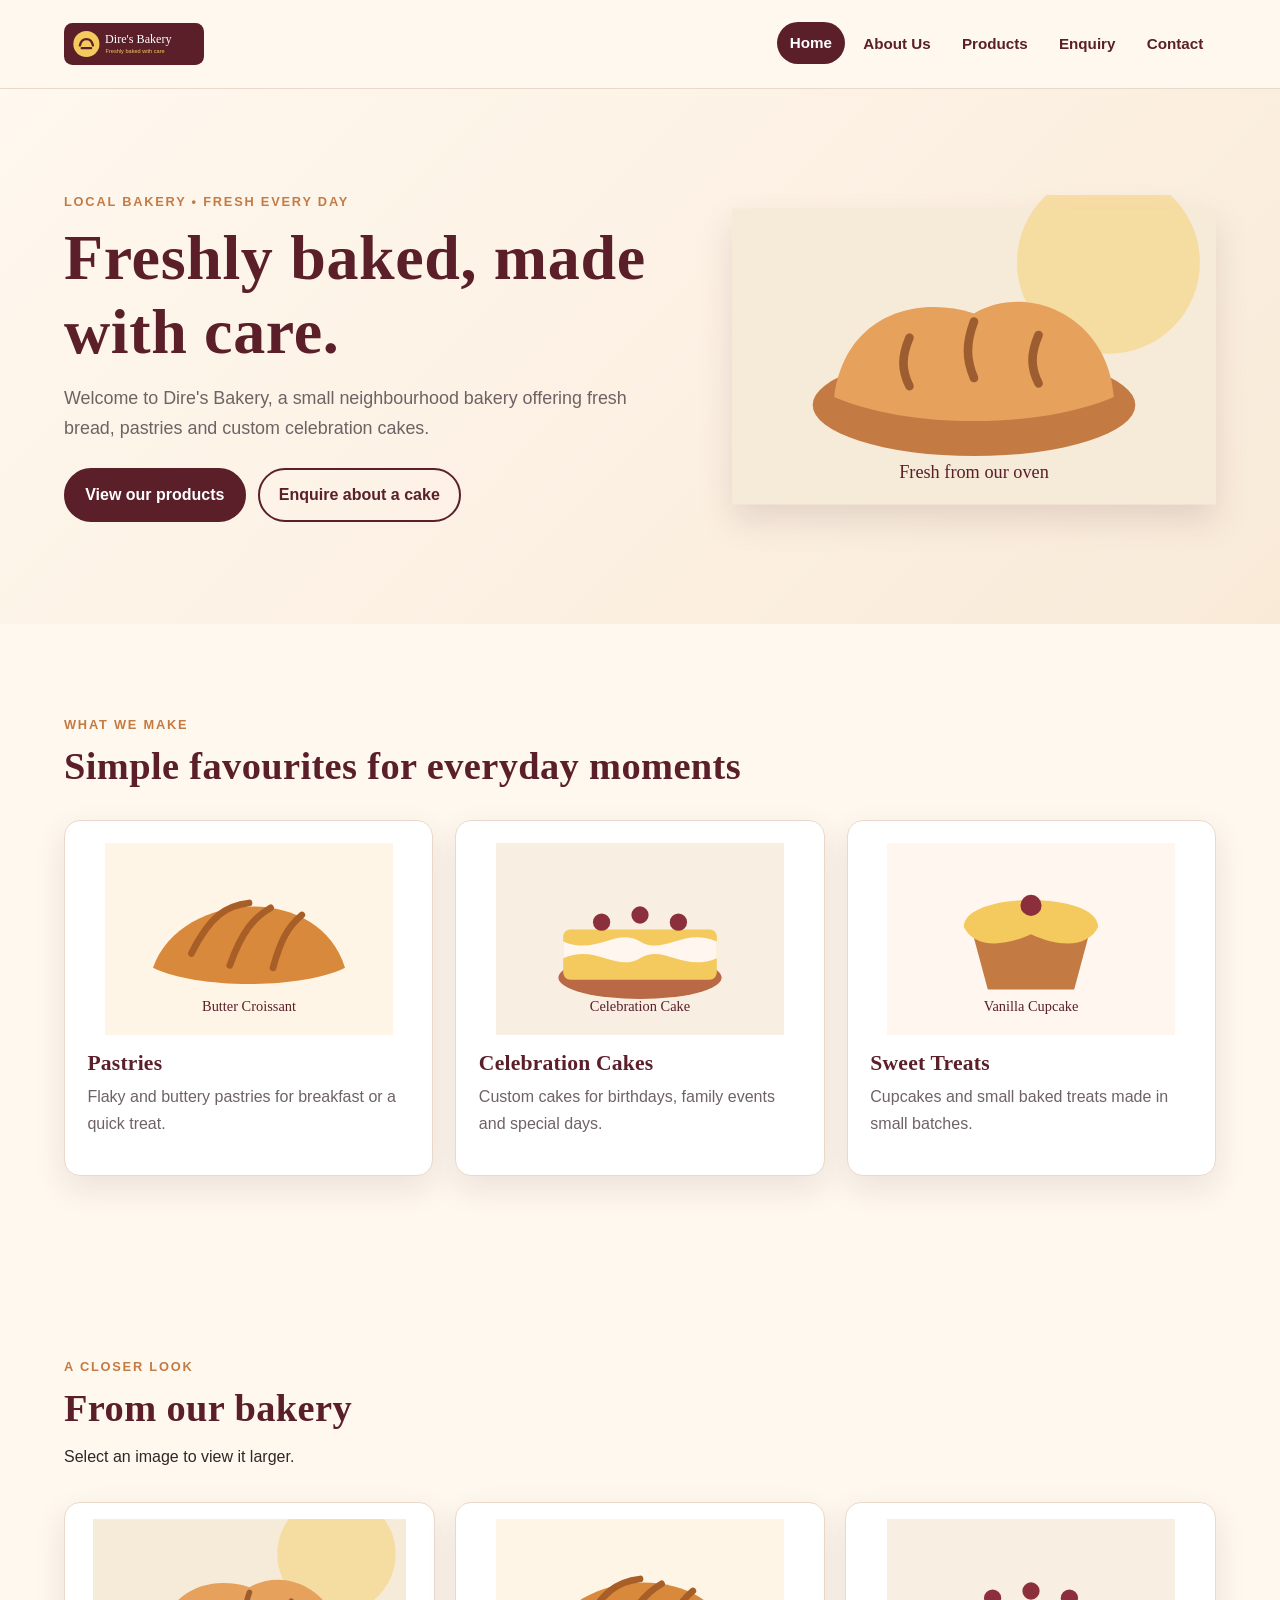
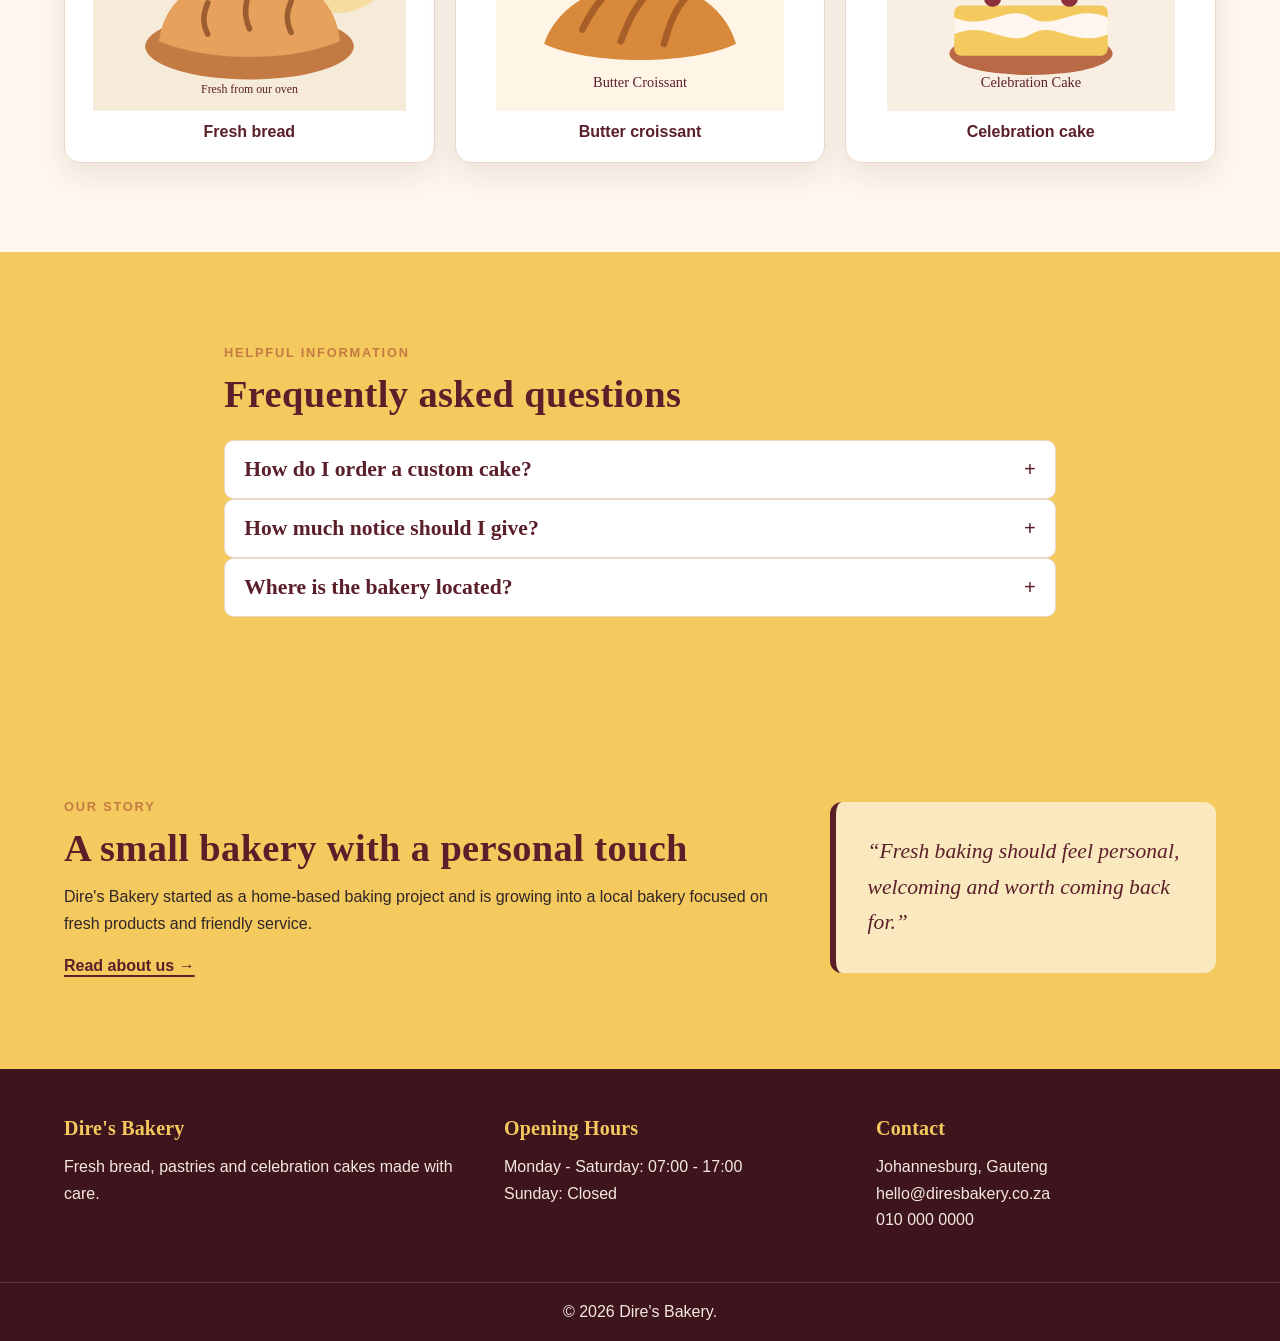
<file: Dires_Bakery_Part3/index.html>
<!DOCTYPE html>
<html lang="en">
<head>
  <meta charset="UTF-8">
  <meta name="viewport" content="width=device-width, initial-scale=1.0">
  <link rel="stylesheet" href="css/style.css">
  <meta name="description" content="Dire’s Bakery in Amandasig, Akasia offers fresh bread, pastries, cupcakes and custom celebration cakes. View products and make an enquiry.">
  <meta name="keywords" content="bakery Amandasig, bakery Akasia, fresh bread, custom cakes, cupcakes, pastries">
  <meta name="robots" content="index, follow">
  <meta property="og:title" content="Dire’s Bakery | Fresh Bread, Pastries and Custom Cakes in Amandasig">
  <meta property="og:description" content="Dire’s Bakery in Amandasig, Akasia offers fresh bread, pastries, cupcakes and custom celebration cakes. View products and make an enquiry.">
  <meta property="og:type" content="website">
  <title>Dire’s Bakery | Fresh Bread, Pastries and Custom Cakes in Amandasig</title>
  <script src="js/app.js" defer></script>
</head>
<body>
<header class="site-header">
  <div class="container header-inner">
    <a class="brand" href="index.html">
      <img src="images/logo.svg" alt="Dire's Bakery logo">
    </a>
    <nav aria-label="Main navigation">
      <ul class="nav-list">
        <li><a href="index.html" aria-current="page">Home</a></li>
        <li><a href="about.html">About Us</a></li>
        <li><a href="products.html">Products</a></li>
        <li><a href="enquiry.html">Enquiry</a></li>
        <li><a href="contact.html">Contact</a></li>
      </ul>
    </nav>
  </div>
</header>
<main>
  <section class="hero">
    <div class="container hero-grid">
      <div>
        <p class="eyebrow">Local bakery • Fresh every day</p>
        <h1>Freshly baked, made with care.</h1>
        <p>Welcome to Dire's Bakery, a small neighbourhood bakery offering fresh bread, pastries and custom celebration cakes.</p>
        <div class="button-row">
          <a class="button" href="products.html">View our products</a>
          <a class="button button-outline" href="enquiry.html">Enquire about a cake</a>
        </div>
      </div>
      <picture>
        <source media="(max-width: 42rem)" srcset="images/hero-bread-small.svg">
        <source media="(min-width: 42.01rem)" srcset="images/hero-bread-large.svg">
        <img class="hero-image" src="images/hero-bread-large.svg" srcset="images/hero-bread-small.svg 600w, images/hero-bread-large.svg 1200w" sizes="(max-width: 42rem) 92vw, 45vw" alt="Illustration of a freshly baked loaf of bread">
      </picture>
    </div>
  </section>
  <section class="section">
    <div class="container">
      <div class="section-heading">
        <p class="eyebrow">What we make</p>
        <h2>Simple favourites for everyday moments</h2>
      </div>
      <div class="cards">
        <article class="card"><img src="images/croissant.svg" alt="Illustration of a butter croissant"><h3>Pastries</h3><p>Flaky and buttery pastries for breakfast or a quick treat.</p></article>
        <article class="card"><img src="images/cake.svg" alt="Illustration of a celebration cake"><h3>Celebration Cakes</h3><p>Custom cakes for birthdays, family events and special days.</p></article>
        <article class="card"><img src="images/cupcake.svg" alt="Illustration of a vanilla cupcake"><h3>Sweet Treats</h3><p>Cupcakes and small baked treats made in small batches.</p></article>
      </div>
    </div>
  </section>
  <section class="section" aria-labelledby="gallery-title">
    <div class="container">
      <div class="section-heading"><p class="eyebrow">A closer look</p><h2 id="gallery-title">From our bakery</h2><p>Select an image to view it larger.</p></div>
      <div class="gallery-grid">
        <button class="gallery-item" type="button" data-lightbox="images/hero-bread.svg" data-caption="Freshly baked bread"><img src="images/hero-bread.svg" alt="Freshly baked bread illustration"><span>Fresh bread</span></button>
        <button class="gallery-item" type="button" data-lightbox="images/croissant.svg" data-caption="Butter croissant"><img src="images/croissant.svg" alt="Butter croissant illustration"><span>Butter croissant</span></button>
        <button class="gallery-item" type="button" data-lightbox="images/cake.svg" data-caption="Custom celebration cake"><img src="images/cake.svg" alt="Celebration cake illustration"><span>Celebration cake</span></button>
      </div>
    </div>
  </section>
  <section class="section section-accent" aria-labelledby="faq-title">
    <div class="container narrow">
      <p class="eyebrow">Helpful information</p><h2 id="faq-title">Frequently asked questions</h2>
      <div class="accordion">
        <h3><button class="accordion-trigger" type="button" aria-expanded="false">How do I order a custom cake?</button></h3>
        <div class="accordion-panel" hidden><p>Visit the Enquiry page, choose the type of cake and provide your event date and order details. The bakery can then review the request and prepare an estimate.</p></div>
        <h3><button class="accordion-trigger" type="button" aria-expanded="false">How much notice should I give?</button></h3>
        <div class="accordion-panel" hidden><p>Please send your enquiry as early as possible. Availability depends on the order size and requested date.</p></div>
        <h3><button class="accordion-trigger" type="button" aria-expanded="false">Where is the bakery located?</button></h3>
        <div class="accordion-panel" hidden><p>The project location is 5 Dias, Amandasig, Akasia, 0118. Visit the Contact page for the map.</p></div>
      </div>
    </div>
  </section>
  <section class="section section-accent">
    <div class="container split">
      <div>
        <p class="eyebrow">Our story</p>
        <h2>A small bakery with a personal touch</h2>
        <p>Dire's Bakery started as a home-based baking project and is growing into a local bakery focused on fresh products and friendly service.</p>
        <a class="text-link" href="about.html">Read about us →</a>
      </div>
      <div class="quote"><p>“Fresh baking should feel personal, welcoming and worth coming back for.”</p></div>
    </div>
  </section>
</main>
<footer class="site-footer">
  <div class="container footer-grid">
    <div>
      <h2>Dire's Bakery</h2>
      <p>Fresh bread, pastries and celebration cakes made with care.</p>
    </div>
    <div>
      <h2>Opening Hours</h2>
      <p>Monday - Saturday: 07:00 - 17:00<br>Sunday: Closed</p>
    </div>
    <div>
      <h2>Contact</h2>
      <p>Johannesburg, Gauteng<br>hello@diresbakery.co.za<br>010 000 0000</p>
    </div>
  </div>
  <div class="copyright">
    <p>&copy; 2026 Dire's Bakery.</p>
  </div>
</footer>
</body>
</html>
</file>
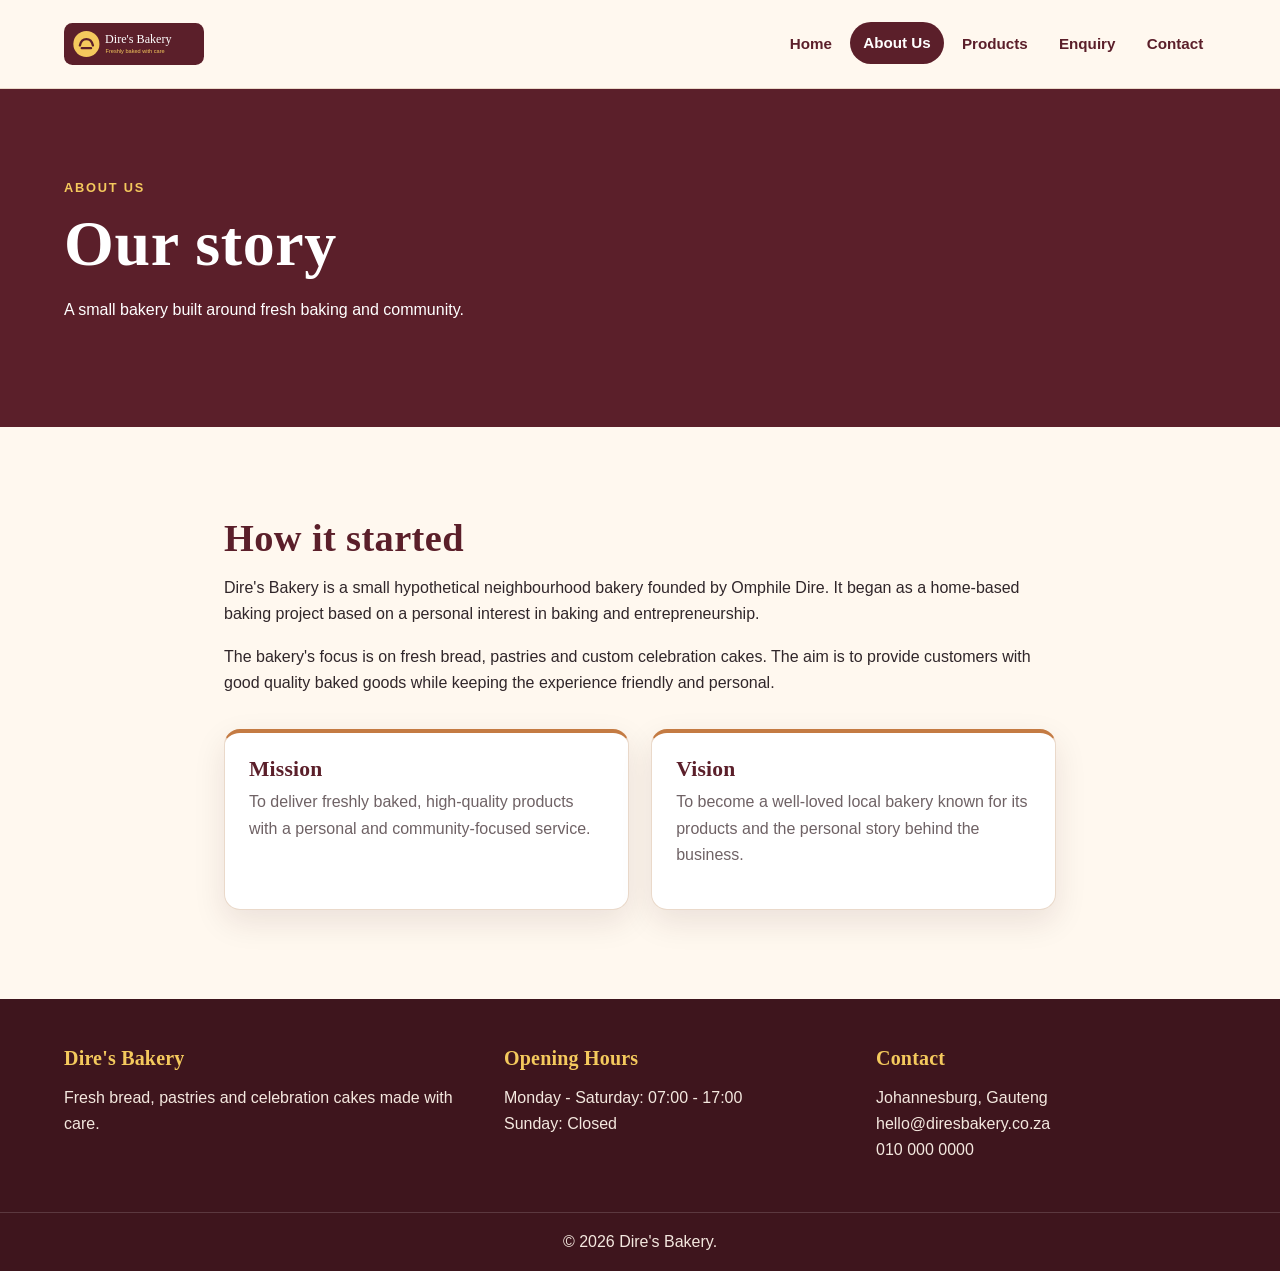
<file: Dires_Bakery_Part3/about.html>
<!DOCTYPE html>
<html lang="en">
<head>
  <meta charset="UTF-8">
  <meta name="viewport" content="width=device-width, initial-scale=1.0">
  <link rel="stylesheet" href="css/style.css">
  <meta name="description" content="Read the story, mission and vision of Dire’s Bakery, a neighbourhood bakery project serving Amandasig and Akasia.">
  <meta name="keywords" content="bakery Amandasig, bakery Akasia, fresh bread, custom cakes, cupcakes, pastries">
  <meta name="robots" content="index, follow">
  <meta property="og:title" content="About Dire’s Bakery | Our Story in Amandasig">
  <meta property="og:description" content="Read the story, mission and vision of Dire’s Bakery, a neighbourhood bakery project serving Amandasig and Akasia.">
  <meta property="og:type" content="website">
  <title>About Dire’s Bakery | Our Story in Amandasig</title>
  <script src="js/app.js" defer></script>
</head>
<body>
<header class="site-header">
  <div class="container header-inner">
    <a class="brand" href="index.html">
      <img src="images/logo.svg" alt="Dire's Bakery logo">
    </a>
    <nav aria-label="Main navigation">
      <ul class="nav-list">
        <li><a href="index.html">Home</a></li>
        <li><a href="about.html" aria-current="page">About Us</a></li>
        <li><a href="products.html">Products</a></li>
        <li><a href="enquiry.html">Enquiry</a></li>
        <li><a href="contact.html">Contact</a></li>
      </ul>
    </nav>
  </div>
</header>
<main>
  <section class="page-banner"><div class="container"><p class="eyebrow">About us</p><h1>Our story</h1><p>A small bakery built around fresh baking and community.</p></div></section>
  <section class="section"><div class="container narrow">
    <h2>How it started</h2>
    <p>Dire's Bakery is a small hypothetical neighbourhood bakery founded by Omphile Dire. It began as a home-based baking project based on a personal interest in baking and entrepreneurship.</p>
    <p>The bakery's focus is on fresh bread, pastries and custom celebration cakes. The aim is to provide customers with good quality baked goods while keeping the experience friendly and personal.</p>
    <div class="info-grid">
      <article class="info-box"><h3>Mission</h3><p>To deliver freshly baked, high-quality products with a personal and community-focused service.</p></article>
      <article class="info-box"><h3>Vision</h3><p>To become a well-loved local bakery known for its products and the personal story behind the business.</p></article>
    </div>
  </div></section>
</main>
<footer class="site-footer">
  <div class="container footer-grid">
    <div>
      <h2>Dire's Bakery</h2>
      <p>Fresh bread, pastries and celebration cakes made with care.</p>
    </div>
    <div>
      <h2>Opening Hours</h2>
      <p>Monday - Saturday: 07:00 - 17:00<br>Sunday: Closed</p>
    </div>
    <div>
      <h2>Contact</h2>
      <p>Johannesburg, Gauteng<br>hello@diresbakery.co.za<br>010 000 0000</p>
    </div>
  </div>
  <div class="copyright">
    <p>&copy; 2026 Dire's Bakery.</p>
  </div>
</footer>
</body>
</html>
</file>
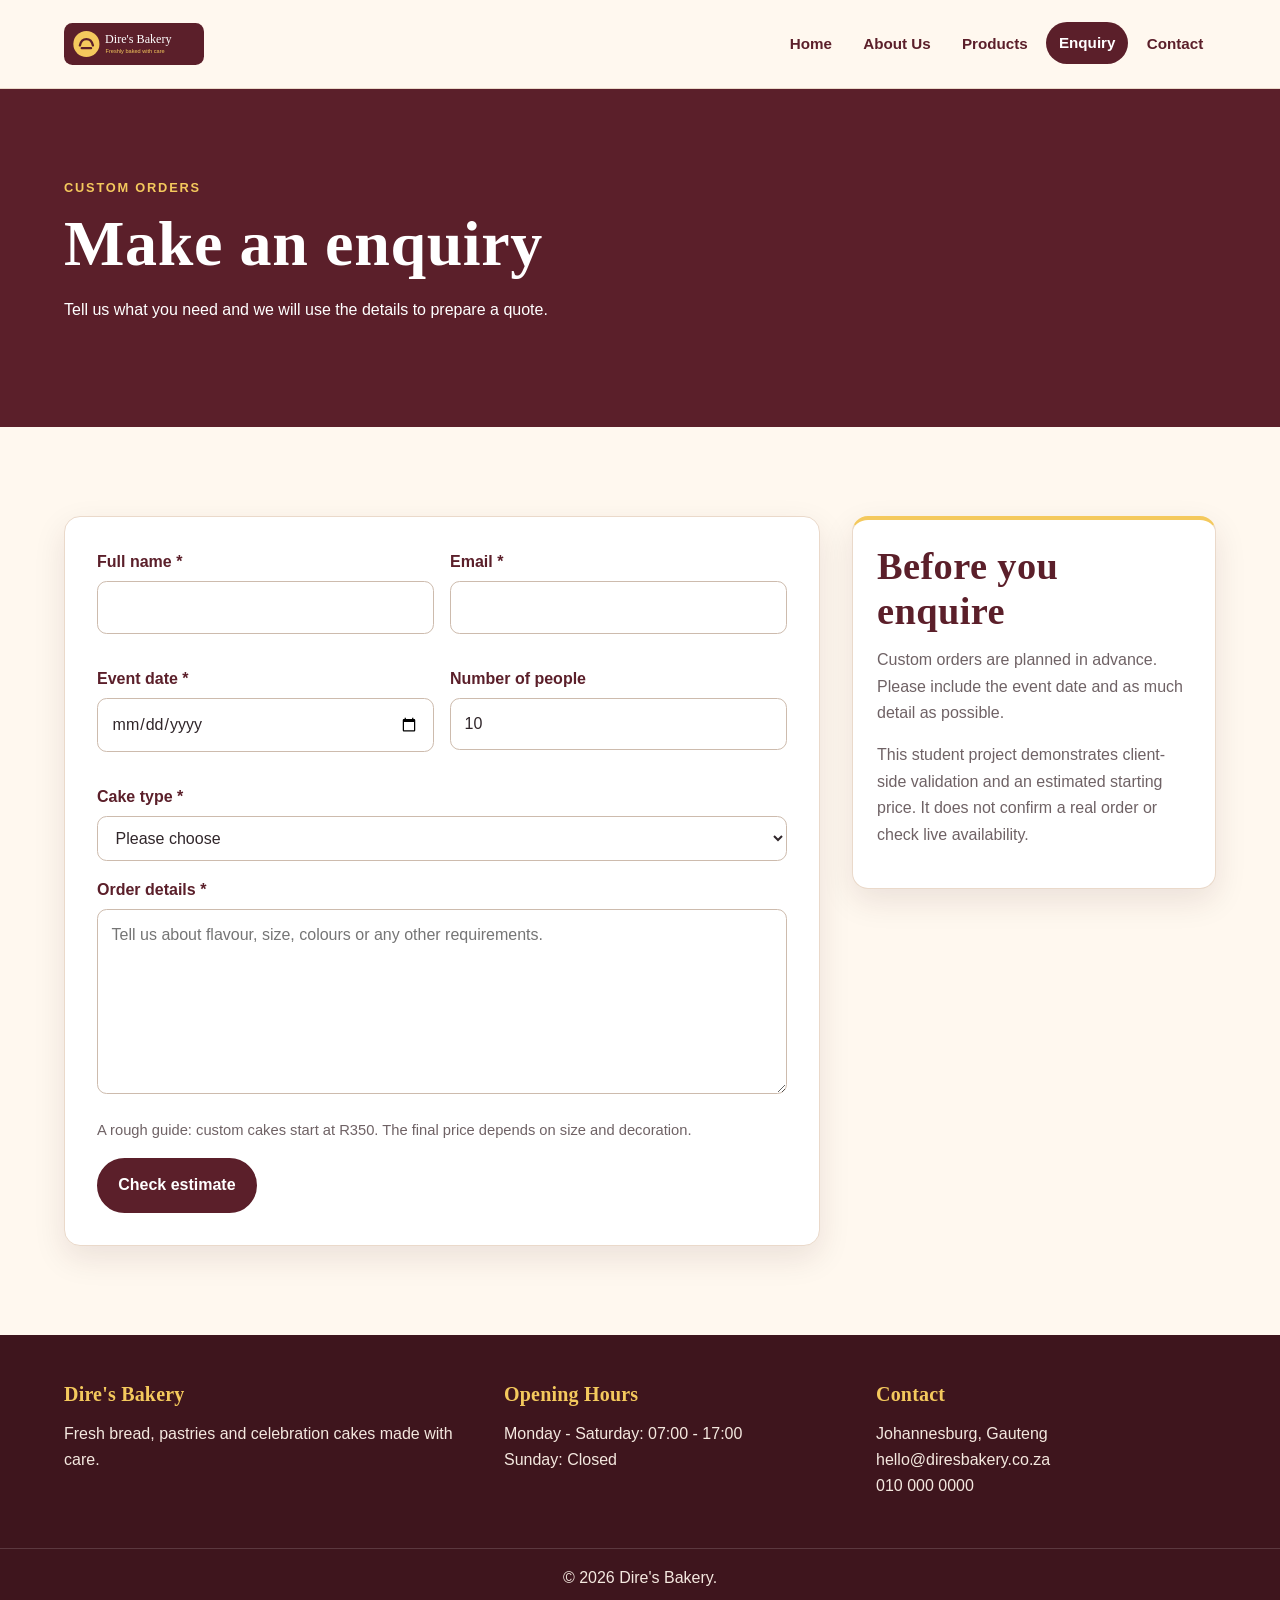
<file: Dires_Bakery_Part3/enquiry.html>
<!DOCTYPE html>
<html lang="en">
<head>
  <meta charset="UTF-8">
  <meta name="viewport" content="width=device-width, initial-scale=1.0">
  <link rel="stylesheet" href="css/style.css">
  <meta name="description" content="Request a quote for custom celebration cakes, cupcakes and bakery orders from Dire’s Bakery in Amandasig.">
  <meta name="keywords" content="bakery Amandasig, bakery Akasia, fresh bread, custom cakes, cupcakes, pastries">
  <meta name="robots" content="index, follow">
  <meta property="og:title" content="Custom Cake Enquiry | Dire’s Bakery">
  <meta property="og:description" content="Request a quote for custom celebration cakes, cupcakes and bakery orders from Dire’s Bakery in Amandasig.">
  <meta property="og:type" content="website">
  <title>Custom Cake Enquiry | Dire’s Bakery</title>
  <script src="js/app.js" defer></script>
</head>
<body>
<header class="site-header">
  <div class="container header-inner">
    <a class="brand" href="index.html">
      <img src="images/logo.svg" alt="Dire's Bakery logo">
    </a>
    <nav aria-label="Main navigation">
      <ul class="nav-list">
        <li><a href="index.html">Home</a></li>
        <li><a href="about.html">About Us</a></li>
        <li><a href="products.html">Products</a></li>
        <li><a href="enquiry.html" aria-current="page">Enquiry</a></li>
        <li><a href="contact.html">Contact</a></li>
      </ul>
    </nav>
  </div>
</header>
<main>
  <section class="page-banner"><div class="container"><p class="eyebrow">Custom orders</p><h1>Make an enquiry</h1><p>Tell us what you need and we will use the details to prepare a quote.</p></div></section>
  <section class="section"><div class="container form-layout">
    <form class="enquiry-form" id="enquiry-form" name="enquiry" method="POST" data-netlify="true" netlify-honeypot="bot-field" action="/enquiry.html" novalidate>
      <input type="hidden" name="form-name" value="enquiry">
      <p class="visually-hidden"><label>Leave this field empty <input name="bot-field"></label></p>
      <!-- Required fields provide basic browser-side validation for Part 1. -->
      <div class="form-row">
        <div><label for="name">Full name *</label><input id="name" name="name" type="text" required minlength="2" maxlength="60" autocomplete="name"></div>
        <div><label for="email">Email *</label><input id="email" name="email" type="email" required autocomplete="email"></div>
      </div>
      <div class="form-row">
        <div><label for="date">Event date *</label><input id="date" name="date" type="date" required></div>
        <div><label for="guests">Number of people</label><input id="guests" name="guests" type="number" min="1" max="500" value="10"></div>
      </div>
      <div><label for="cake-type">Cake type *</label>
        <select id="cake-type" name="cake-type" required>
          <option value="">Please choose</option><option>Birthday cake</option><option>Celebration cake</option><option>Cupcake order</option><option>Other</option>
        </select>
      </div>
      <div><label for="message">Order details *</label><textarea id="message" name="message" rows="6" required placeholder="Tell us about flavour, size, colours or any other requirements."></textarea></div>
      <p class="form-hint">A rough guide: custom cakes start at R350. The final price depends on size and decoration.</p>
      <button class="button" type="submit">Check estimate</button>
      <p id="enquiry-feedback" class="form-feedback" role="status" aria-live="polite"></p>
    </form>
    <aside class="side-note"><h2>Before you enquire</h2><p>Custom orders are planned in advance. Please include the event date and as much detail as possible.</p><p>This student project demonstrates client-side validation and an estimated starting price. It does not confirm a real order or check live availability.</p></aside>
  </div></section>
</main>
<footer class="site-footer">
  <div class="container footer-grid">
    <div>
      <h2>Dire's Bakery</h2>
      <p>Fresh bread, pastries and celebration cakes made with care.</p>
    </div>
    <div>
      <h2>Opening Hours</h2>
      <p>Monday - Saturday: 07:00 - 17:00<br>Sunday: Closed</p>
    </div>
    <div>
      <h2>Contact</h2>
      <p>Johannesburg, Gauteng<br>hello@diresbakery.co.za<br>010 000 0000</p>
    </div>
  </div>
  <div class="copyright">
    <p>&copy; 2026 Dire's Bakery.</p>
  </div>
</footer>
</body>
</html>
</file>
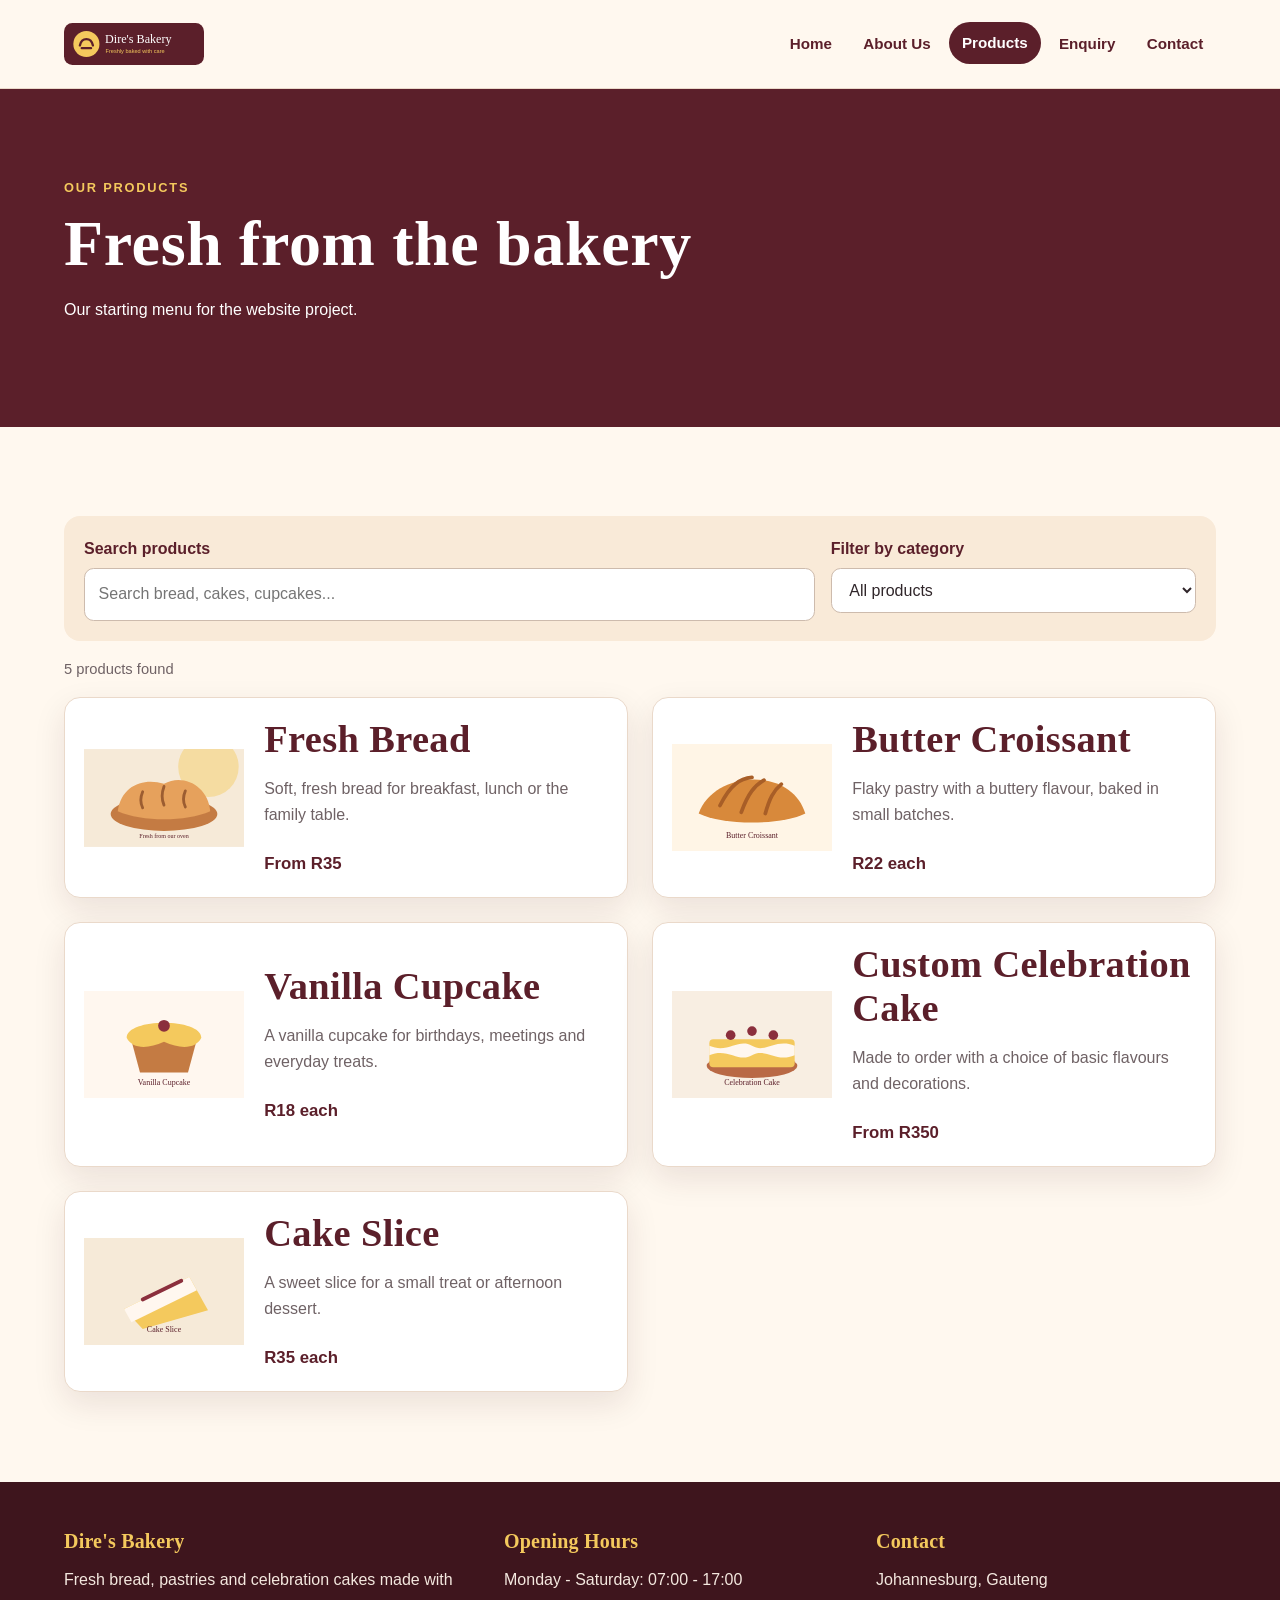
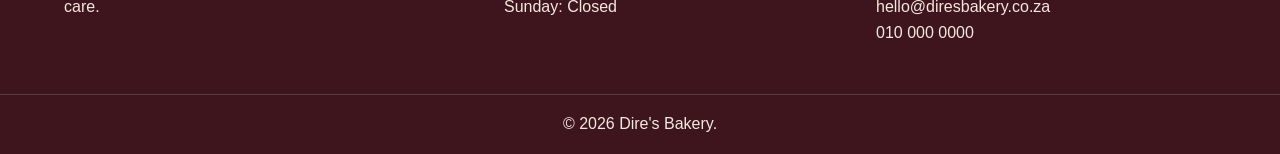
<file: Dires_Bakery_Part3/products.html>
<!DOCTYPE html>
<html lang="en">
<head>
  <meta charset="UTF-8">
  <meta name="viewport" content="width=device-width, initial-scale=1.0">
  <link rel="stylesheet" href="css/style.css">
  <meta name="description" content="Browse fresh bread, butter croissants, cupcakes and custom celebration cakes from Dire’s Bakery in Amandasig, Akasia.">
  <meta name="keywords" content="bakery Amandasig, bakery Akasia, fresh bread, custom cakes, cupcakes, pastries">
  <meta name="robots" content="index, follow">
  <meta property="og:title" content="Bakery Products and Prices | Dire’s Bakery">
  <meta property="og:description" content="Browse fresh bread, butter croissants, cupcakes and custom celebration cakes from Dire’s Bakery in Amandasig, Akasia.">
  <meta property="og:type" content="website">
  <title>Bakery Products and Prices | Dire’s Bakery</title>
  <script src="js/app.js" defer></script>
</head>
<body>
<header class="site-header">
  <div class="container header-inner">
    <a class="brand" href="index.html">
      <img src="images/logo.svg" alt="Dire's Bakery logo">
    </a>
    <nav aria-label="Main navigation">
      <ul class="nav-list">
        <li><a href="index.html">Home</a></li>
        <li><a href="about.html">About Us</a></li>
        <li><a href="products.html" aria-current="page">Products</a></li>
        <li><a href="enquiry.html">Enquiry</a></li>
        <li><a href="contact.html">Contact</a></li>
      </ul>
    </nav>
  </div>
</header>
<main>
  <section class="page-banner"><div class="container"><p class="eyebrow">Our products</p><h1>Fresh from the bakery</h1><p>Our starting menu for the website project.</p></div></section>
  <section class="section">
    <div class="container">
      <div class="product-tools">
        <div><label for="product-search">Search products</label><input id="product-search" type="search" placeholder="Search bread, cakes, cupcakes..." autocomplete="off"></div>
        <div><label for="category-filter">Filter by category</label><select id="category-filter"><option value="all">All products</option><option value="bread">Bread</option><option value="pastry">Pastries</option><option value="cake">Cakes</option><option value="treat">Sweet treats</option></select></div>
      </div>
      <p id="product-count" class="result-count" aria-live="polite">Loading products...</p>
      <div class="product-grid" id="product-list" aria-live="polite"></div>
      <p id="no-products" class="empty-state" hidden>No products match your search. Try another word or category.</p>
    </div>
  </section>
</main>
<footer class="site-footer">
  <div class="container footer-grid">
    <div>
      <h2>Dire's Bakery</h2>
      <p>Fresh bread, pastries and celebration cakes made with care.</p>
    </div>
    <div>
      <h2>Opening Hours</h2>
      <p>Monday - Saturday: 07:00 - 17:00<br>Sunday: Closed</p>
    </div>
    <div>
      <h2>Contact</h2>
      <p>Johannesburg, Gauteng<br>hello@diresbakery.co.za<br>010 000 0000</p>
    </div>
  </div>
  <div class="copyright">
    <p>&copy; 2026 Dire's Bakery.</p>
  </div>
</footer>
</body>
</html>
</file>
<file: Dires_Bakery_Part3/css/style.css>
/*
  Dire's Bakery - Part 2 stylesheet
  This file contains the desktop and responsive CSS for all five pages.
*/

/* ---------- Base reset and variables ---------- */
:root {
  --maroon: #5b1f2a;
  --maroon-dark: #3e151d;
  --caramel: #c47b43;
  --gold: #f4c95d;
  --cream: #fff8ef;
  --white: #ffffff;
  --text: #30262a;
  --muted: #6f6265;
  --border: #ead9ca;
  --shadow: 0 0.75rem 2rem rgba(62, 21, 29, 0.10);
  --radius: 1rem;
  --max-width: 72rem;
}

* {
  box-sizing: border-box;
  margin: 0;
  padding: 0;
}

html {
  scroll-behavior: smooth;
  font-size: 100%;
}

body {
  min-height: 100vh;
  font-family: Arial, Helvetica, sans-serif;
  font-size: 1rem;
  line-height: 1.65;
  color: var(--text);
  background: var(--cream);
}

img {
  display: block;
  max-width: 100%;
  height: auto;
}

a {
  color: inherit;
}

button,
input,
select,
textarea {
  font: inherit;
}

.container {
  width: min(92%, var(--max-width));
  margin-inline: auto;
}

.narrow {
  max-width: 52rem;
}

/* ---------- Typography ---------- */
h1,
h2,
h3 {
  font-family: Georgia, "Times New Roman", serif;
  color: var(--maroon);
  line-height: 1.15;
  letter-spacing: 0.01em;
}

h1 {
  font-size: clamp(2.4rem, 5vw, 4.6rem);
  margin-bottom: 1rem;
}

h2 {
  font-size: clamp(1.8rem, 3vw, 2.7rem);
  margin-bottom: 0.9rem;
}

h3 {
  font-size: 1.35rem;
  margin-bottom: 0.5rem;
}

p {
  margin-bottom: 1rem;
}

.eyebrow {
  margin-bottom: 0.55rem;
  color: var(--caramel);
  font-size: 0.8rem;
  font-weight: 700;
  letter-spacing: 0.14em;
  text-transform: uppercase;
}

/* ---------- Header and navigation ---------- */
.site-header {
  position: sticky;
  top: 0;
  z-index: 20;
  background: rgba(255, 248, 239, 0.96);
  border-bottom: 0.0625rem solid var(--border);
  backdrop-filter: blur(0.5rem);
}

.header-inner {
  min-height: 5.5rem;
  display: flex;
  align-items: center;
  justify-content: space-between;
  gap: 2rem;
}

.brand img {
  width: 8.75rem;
}

.nav-list {
  display: flex;
  flex-wrap: wrap;
  align-items: center;
  justify-content: flex-end;
  gap: 0.35rem;
  list-style: none;
}

.nav-list a {
  display: block;
  padding: 0.55rem 0.8rem;
  border-radius: 999px;
  color: var(--maroon);
  font-size: 0.95rem;
  font-weight: 700;
  text-decoration: none;
  transition: background-color 0.2s ease, color 0.2s ease, transform 0.2s ease;
}

.nav-list a:hover,
.nav-list a:focus-visible,
.nav-list a[aria-current="page"] {
  color: var(--white);
  background: var(--maroon);
  transform: translateY(-0.0625rem);
}

.nav-list a:focus-visible,
a:focus-visible,
button:focus-visible,
input:focus-visible,
select:focus-visible,
textarea:focus-visible {
  outline: 0.1875rem solid var(--gold);
  outline-offset: 0.15rem;
}

/* ---------- Buttons and links ---------- */
.button-row {
  display: flex;
  flex-wrap: wrap;
  gap: 0.75rem;
  margin-top: 1.5rem;
}

.button {
  display: inline-block;
  border: 0.125rem solid var(--maroon);
  border-radius: 999px;
  padding: 0.75rem 1.2rem;
  color: var(--white);
  background: var(--maroon);
  font-weight: 700;
  text-decoration: none;
  cursor: pointer;
  transition: transform 0.2s ease, background-color 0.2s ease, box-shadow 0.2s ease;
}

.button:hover,
.button:focus-visible {
  background: var(--maroon-dark);
  box-shadow: 0 0.5rem 1rem rgba(62, 21, 29, 0.16);
  transform: translateY(-0.12rem);
}

.button-outline {
  color: var(--maroon);
  background: transparent;
}

.button-outline:hover,
.button-outline:focus-visible {
  color: var(--white);
}

.text-link {
  color: var(--maroon);
  font-weight: 700;
  text-decoration-thickness: 0.1rem;
  text-underline-offset: 0.25rem;
}

.text-link:hover,
.text-link:focus-visible {
  color: var(--caramel);
}

/* ---------- Home hero ---------- */
.hero {
  padding: clamp(4rem, 8vw, 7rem) 0;
  background: linear-gradient(135deg, #fff8ef 0%, #f9ead8 100%);
}

.hero-grid {
  display: grid;
  grid-template-columns: minmax(0, 1.1fr) minmax(18rem, 0.9fr);
  align-items: center;
  gap: clamp(2rem, 6vw, 5rem);
}

.hero p:not(.eyebrow) {
  max-width: 42rem;
  color: var(--muted);
  font-size: 1.12rem;
}

.hero-image {
  width: 100%;
  max-width: 31rem;
  margin-inline: auto;
  filter: drop-shadow(0 1rem 1rem rgba(62, 21, 29, 0.12));
}

/* ---------- General sections ---------- */
.section {
  padding: clamp(3.5rem, 7vw, 6rem) 0;
}

.section-heading {
  max-width: 46rem;
  margin-bottom: 2rem;
}

.section-accent {
  background: var(--gold);
}

.cards {
  display: grid;
  grid-template-columns: repeat(3, minmax(0, 1fr));
  gap: 1.4rem;
}

.card,
.product,
.info-box,
.enquiry-form,
.side-note,
.map-placeholder {
  border: 0.0625rem solid var(--border);
  border-radius: var(--radius);
  background: var(--white);
  box-shadow: var(--shadow);
}

.card {
  padding: 1.4rem;
  transition: transform 0.2s ease, box-shadow 0.2s ease;
}

.card:hover {
  transform: translateY(-0.3rem);
  box-shadow: 0 1rem 2.5rem rgba(62, 21, 29, 0.14);
}

.card img {
  width: 100%;
  height: 12rem;
  object-fit: contain;
  margin-bottom: 1rem;
}

.card p,
.product p,
.info-box p,
.side-note p {
  color: var(--muted);
}

.split {
  display: grid;
  grid-template-columns: minmax(0, 1.3fr) minmax(16rem, 0.7fr);
  align-items: center;
  gap: 3rem;
}

.quote {
  padding: 2rem;
  border-left: 0.4rem solid var(--maroon);
  border-radius: 0.75rem;
  background: rgba(255, 255, 255, 0.6);
}

.quote p {
  margin: 0;
  color: var(--maroon);
  font-family: Georgia, "Times New Roman", serif;
  font-size: 1.35rem;
  font-style: italic;
}

/* ---------- Inner page banner ---------- */
.page-banner {
  padding: clamp(3.5rem, 7vw, 5.5rem) 0;
  background: var(--maroon);
}

.page-banner h1,
.page-banner p:not(.eyebrow) {
  color: var(--white);
}

.page-banner .eyebrow {
  color: var(--gold);
}

/* ---------- About page ---------- */
.info-grid {
  display: grid;
  grid-template-columns: repeat(2, minmax(0, 1fr));
  gap: 1.4rem;
  margin-top: 2rem;
}

.info-box {
  padding: 1.5rem;
  border-top: 0.3rem solid var(--caramel);
}

/* ---------- Products page ---------- */
.product-grid {
  display: grid;
  grid-template-columns: repeat(2, minmax(0, 1fr));
  gap: 1.5rem;
}

.product {
  display: grid;
  grid-template-columns: 10rem minmax(0, 1fr);
  align-items: center;
  gap: 1.25rem;
  padding: 1.2rem;
  transition: transform 0.2s ease, box-shadow 0.2s ease;
}

.product:hover {
  transform: translateY(-0.25rem);
  box-shadow: 0 1rem 2.25rem rgba(62, 21, 29, 0.13);
}

.product img {
  width: 10rem;
  height: 10rem;
  object-fit: contain;
}

.product strong {
  display: inline-block;
  margin-top: 0.35rem;
  color: var(--maroon);
  font-size: 1.05rem;
}

/* ---------- Enquiry form ---------- */
.form-layout,
.contact-grid {
  display: grid;
  grid-template-columns: minmax(0, 1.35fr) minmax(16rem, 0.65fr);
  gap: 2rem;
  align-items: start;
}

.enquiry-form {
  padding: clamp(1.25rem, 3vw, 2rem);
}

.form-row {
  display: grid;
  grid-template-columns: repeat(2, minmax(0, 1fr));
  gap: 1rem;
}

.enquiry-form > div,
.form-row > div {
  margin-bottom: 1rem;
}

label {
  display: block;
  margin-bottom: 0.35rem;
  color: var(--maroon);
  font-weight: 700;
}

input,
select,
textarea {
  width: 100%;
  border: 0.0625rem solid #cdbbad;
  border-radius: 0.6rem;
  padding: 0.75rem 0.85rem;
  color: var(--text);
  background: var(--white);
}

textarea {
  resize: vertical;
}

input:hover,
select:hover,
textarea:hover {
  border-color: var(--caramel);
}

.side-note {
  padding: 1.5rem;
  border-top: 0.3rem solid var(--gold);
}

/* ---------- Contact page ---------- */
.hours {
  margin: 0;
  padding-left: 1.25rem;
}

.map-placeholder {
  min-height: 22rem;
  display: grid;
  place-items: center;
  padding: 2rem;
  text-align: center;
  background: repeating-linear-gradient(
    -45deg,
    #f7eadc,
    #f7eadc 0.75rem,
    #fff8ef 0.75rem,
    #fff8ef 1.5rem
  );
}

.map-placeholder div {
  max-width: 26rem;
  padding: 1.5rem;
  border-radius: 0.75rem;
  background: rgba(255, 255, 255, 0.88);
}

.map-placeholder iframe {
  width: 100%;
  min-height: 22rem;
  border: 0;
  border-radius: var(--radius);
}

/* ---------- Footer ---------- */
.site-footer {
  color: #fff8ef;
  background: var(--maroon-dark);
}

.footer-grid {
  display: grid;
  grid-template-columns: 1.2fr 1fr 1fr;
  gap: 2rem;
  padding: 3rem 0;
}

.site-footer h2 {
  color: var(--gold);
  font-size: 1.25rem;
}

.site-footer p {
  margin-bottom: 0;
  color: #f4e8df;
}

.copyright {
  border-top: 0.0625rem solid rgba(255, 255, 255, 0.15);
  padding: 1rem 0;
  text-align: center;
}

/* ---------- Tablet breakpoint ---------- */
@media (max-width: 60rem) {
  .header-inner {
    align-items: flex-start;
    padding: 1rem 0;
  }

  .nav-list {
    justify-content: flex-end;
  }

  .hero-grid,
  .split,
  .form-layout,
  .contact-grid {
    grid-template-columns: 1fr;
  }

  .hero-image {
    max-width: 24rem;
  }

  .cards {
    grid-template-columns: repeat(2, minmax(0, 1fr));
  }

  .product-grid {
    grid-template-columns: 1fr;
  }

  .footer-grid {
    grid-template-columns: repeat(2, minmax(0, 1fr));
  }
}

/* ---------- Mobile breakpoint ---------- */
@media (max-width: 42rem) {
  body {
    font-size: 0.98rem;
  }

  .header-inner {
    display: block;
  }

  .brand img {
    width: 7.5rem;
    margin-bottom: 0.8rem;
  }

  .nav-list {
    justify-content: flex-start;
    gap: 0.25rem;
  }

  .nav-list a {
    padding: 0.45rem 0.6rem;
    font-size: 0.85rem;
  }

  .hero {
    padding: 3.5rem 0;
  }

  .button-row {
    flex-direction: column;
    align-items: stretch;
  }

  .button {
    text-align: center;
  }

  .cards,
  .info-grid,
  .form-row,
  .footer-grid {
    grid-template-columns: 1fr;
  }

  .product {
    grid-template-columns: 1fr;
    text-align: center;
  }

  .product img {
    margin-inline: auto;
  }

  .map-placeholder {
    min-height: 18rem;
  }
}


/* ---------- Part 3: JavaScript interaction and accessibility ---------- */
.accordion { margin-top: 1.5rem; }
.accordion h3 { margin: 0; }
.accordion-trigger { width: 100%; padding: 1rem 1.2rem; border: 1px solid var(--border); border-radius: .6rem; background: var(--white); color: var(--maroon); text-align: left; font-weight: 700; cursor: pointer; transition: background .2s ease, color .2s ease; }
.accordion-trigger::after { content: "+"; float: right; font-size: 1.3rem; }
.accordion-trigger[aria-expanded="true"] { color: var(--white); background: var(--maroon); }
.accordion-trigger[aria-expanded="true"]::after { content: "−"; }
.accordion-panel { padding: 1rem 1.2rem; background: var(--white); border: 1px solid var(--border); border-top: 0; }
.accordion-panel p { margin: 0; }
.gallery-grid { display: grid; grid-template-columns: repeat(3,minmax(0,1fr)); gap: 1.25rem; }
.gallery-item { border: 1px solid var(--border); border-radius: var(--radius); padding: 1rem; background: var(--white); color: var(--maroon); font-weight: 700; cursor: zoom-in; box-shadow: var(--shadow); transition: transform .2s ease; }
.gallery-item:hover { transform: translateY(-.25rem); }
.gallery-item img { width: 100%; height: 12rem; object-fit: contain; }
.gallery-item span { display: block; padding-top: .5rem; }
.lightbox-dialog { width: min(90vw, 55rem); max-width: none; max-height: 90vh; margin: auto; padding: 1.5rem; border: 0; border-radius: 1rem; background: var(--cream); box-shadow: 0 1rem 4rem rgba(0,0,0,.35); }
.lightbox-dialog::backdrop { background: rgba(25,15,17,.82); }
.lightbox-dialog img { max-height: 72vh; width: 100%; object-fit: contain; }
.lightbox-dialog p { margin: .75rem 0 0; text-align: center; font-weight: 700; color: var(--maroon); }
.lightbox-close { display: block; margin-left: auto; border: 0; background: transparent; color: var(--maroon); font-size: 2rem; cursor: pointer; }
.product-tools { display: grid; grid-template-columns: 2fr 1fr; gap: 1rem; margin-bottom: 1rem; padding: 1.25rem; border-radius: var(--radius); background: #f9ead8; }
.result-count, .form-hint { color: var(--muted); font-size: .92rem; }
.empty-state { padding: 1.5rem; border: 1px dashed var(--caramel); border-radius: .75rem; text-align: center; }
.product-image-button { border: 0; background: transparent; cursor: zoom-in; }
.product-image-button img { transition: transform .2s ease; }
.product-image-button:hover img { transform: scale(1.04); }
.form-feedback { margin-top: 1rem; padding: .8rem; border-radius: .5rem; }
.form-feedback:empty { display: none; }
.form-feedback.success { color: #14532d; background: #dcfce7; }
.form-feedback.error { color: #991b1b; background: #fee2e2; }
.visually-hidden { position: absolute; width: 1px; height: 1px; padding: 0; margin: -1px; overflow: hidden; clip: rect(0,0,0,0); white-space: nowrap; border: 0; }
.reveal-ready { opacity: 0; transform: translateY(1rem); transition: opacity .5s ease, transform .5s ease; }
.reveal-ready.is-visible { opacity: 1; transform: none; }
@media (max-width: 42rem) { .gallery-grid, .product-tools { grid-template-columns: 1fr; } }
@media (prefers-reduced-motion: reduce) { *, *::before, *::after { scroll-behavior: auto !important; animation-duration: .01ms !important; transition-duration: .01ms !important; } .reveal-ready { opacity: 1; transform: none; } }

#bakery-map { width: 100%; min-height: 22rem; height: 22rem; border-radius: var(--radius); z-index: 1; }
.map-placeholder { display: block; padding: 1rem; background: var(--white); }
.map-placeholder p { margin: .75rem 0 0; }
</file>
